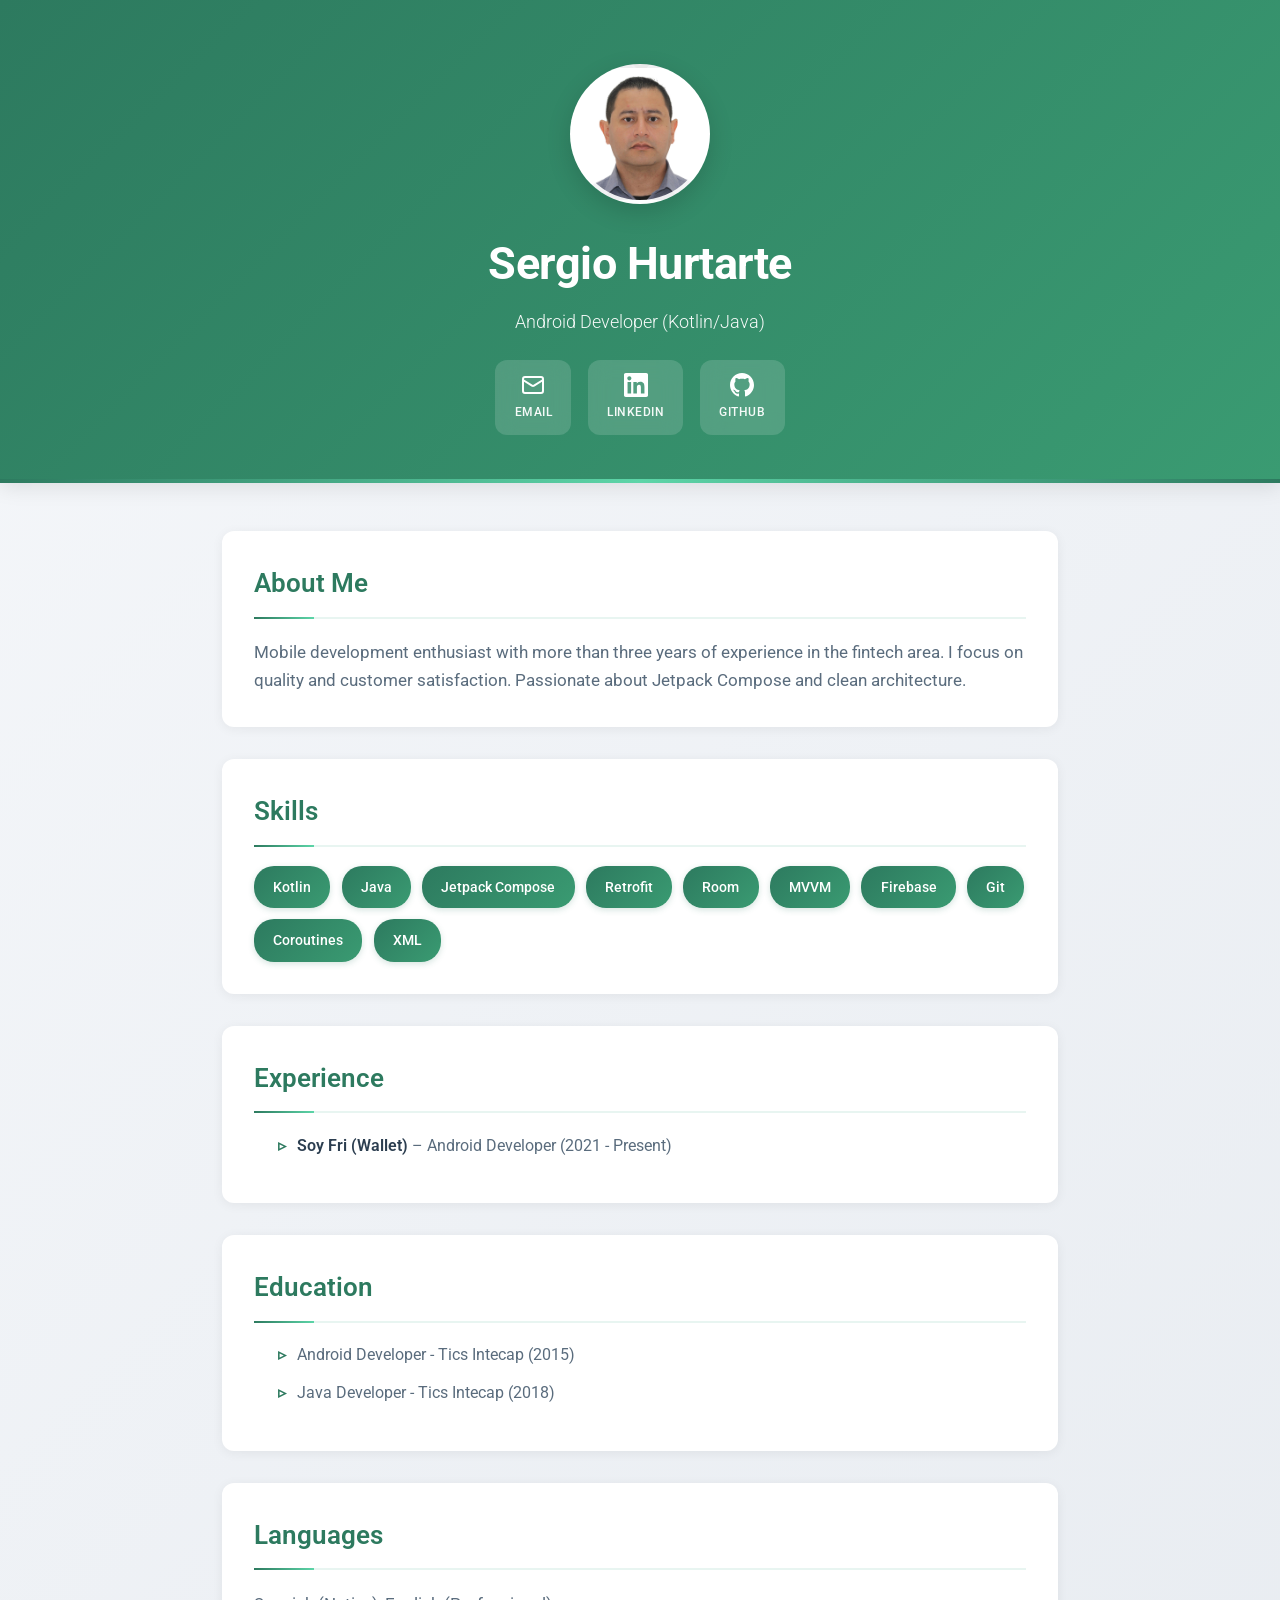
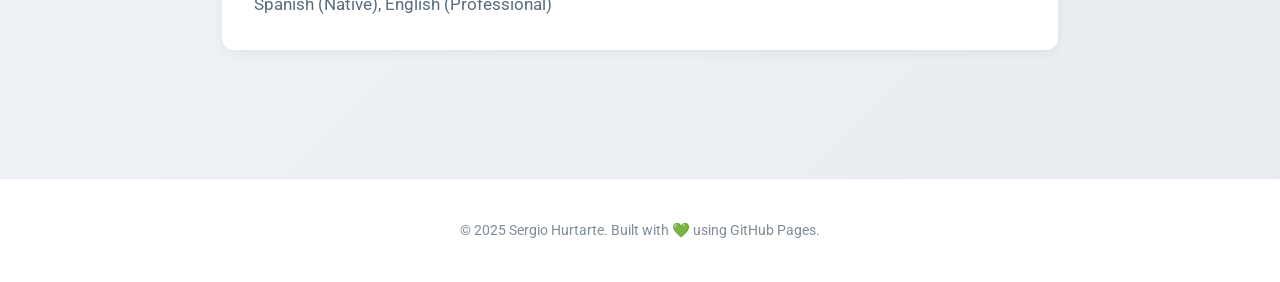
<file: index.html>
<!DOCTYPE html>
<html lang="en">
<head>
  <meta charset="UTF-8" />
  <meta name="viewport" content="width=device-width, initial-scale=1.0"/>
  <title>Sergio Hurtarte - Android Developer</title>
  <link href="https://fonts.googleapis.com/css2?family=Roboto:wght@300;500;700&display=swap" rel="stylesheet">
  <link rel="stylesheet" href="styles.css">
</head>
<body>
  <header>
    <div class="profile-img"></div>
    <h1>Sergio Hurtarte</h1>
    <p>Android Developer (Kotlin/Java)</p>
    <div class="icons">
      <a href="mailto:hurtartesergio@gmail.com" title="Email">
        <svg xmlns="http://www.w3.org/2000/svg" width="20" height="20" viewBox="0 0 24 24" fill="none" stroke="currentColor" stroke-width="2" stroke-linecap="round" stroke-linejoin="round">
          <rect x="2" y="4" width="20" height="16" rx="2"/>
          <path d="m22 7-8.97 5.7a1.94 1.94 0 0 1-2.06 0L2 7"/>
        </svg>
        <span class="icon-label">Email</span>
      </a>
      <a href="https://www.linkedin.com/in/shurtarte5" target="_blank" title="LinkedIn">
        <svg xmlns="http://www.w3.org/2000/svg" width="20" height="20" viewBox="0 0 24 24" fill="currentColor">
          <path d="M20.447 20.452h-3.554v-5.569c0-1.328-.027-3.037-1.852-3.037-1.853 0-2.136 1.445-2.136 2.939v5.667H9.351V9h3.414v1.561h.046c.477-.9 1.637-1.85 3.37-1.85 3.601 0 4.267 2.37 4.267 5.455v6.286zM5.337 7.433c-1.144 0-2.063-.926-2.063-2.065 0-1.138.92-2.063 2.063-2.063 1.14 0 2.064.925 2.064 2.063 0 1.139-.925 2.065-2.064 2.065zm1.782 13.019H3.555V9h3.564v11.452zM22.225 0H1.771C.792 0 0 .774 0 1.729v20.542C0 23.227.792 24 1.771 24h20.451C23.2 24 24 23.227 24 22.271V1.729C24 .774 23.2 0 22.222 0h.003z"/>
        </svg>
        <span class="icon-label">LinkedIn</span>
      </a>
      <a href="https://github.com/shurtarte5" target="_blank" title="GitHub">
        <svg xmlns="http://www.w3.org/2000/svg" width="20" height="20" viewBox="0 0 24 24" fill="currentColor">
          <path d="M12 0c-6.626 0-12 5.373-12 12 0 5.302 3.438 9.8 8.207 11.387.599.111.793-.261.793-.577v-2.234c-3.338.726-4.033-1.416-4.033-1.416-.546-1.387-1.333-1.756-1.333-1.756-1.089-.745.083-.729.083-.729 1.205.084 1.839 1.237 1.839 1.237 1.07 1.834 2.807 1.304 3.492.997.107-.775.418-1.305.762-1.604-2.665-.305-5.467-1.334-5.467-5.931 0-1.311.469-2.381 1.236-3.221-.124-.303-.535-1.524.117-3.176 0 0 1.008-.322 3.301 1.23.957-.266 1.983-.399 3.003-.404 1.02.005 2.047.138 3.006.404 2.291-1.552 3.297-1.23 3.297-1.23.653 1.653.242 2.874.118 3.176.77.84 1.235 1.911 1.235 3.221 0 4.609-2.807 5.624-5.479 5.921.43.372.823 1.102.823 2.222v3.293c0 .319.192.694.801.576 4.765-1.589 8.199-6.086 8.199-11.386 0-6.627-5.373-12-12-12z"/>
        </svg>
        <span class="icon-label">GitHub</span>
      </a>
    </div>
  </header>

  <div class="content">
    <div class="section">
      <h2>About Me</h2>
      <p>Mobile development enthusiast with more than three years of experience in the fintech area. I focus on quality and customer satisfaction. Passionate about Jetpack Compose and clean architecture.</p>
    </div>

    <div class="section">
      <h2>Skills</h2>
      <div class="skills">
        <span>Kotlin</span><span>Java</span><span>Jetpack Compose</span><span>Retrofit</span><span>Room</span>
        <span>MVVM</span><span>Firebase</span><span>Git</span><span>Coroutines</span><span>XML</span>
      </div>
    </div>

    <div class="section">
      <h2>Experience</h2>
      <ul>
        <li><strong>Soy Fri (Wallet)</strong> – Android Developer (2021 - Present)</li>
      </ul>
    </div>

    <div class="section">
      <h2>Education</h2>
      <ul>
        <li>Android Developer - Tics Intecap (2015)</li>
        <li>Java Developer - Tics Intecap (2018)</li>
      </ul>
    </div>

    <div class="section">
      <h2>Languages</h2>
      <p>Spanish (Native), English (Professional)</p>
    </div>
  </div>

  <footer>
    &copy; 2025 Sergio Hurtarte. Built with 💚 using GitHub Pages.
  </footer>
</body>
</html>
</file>
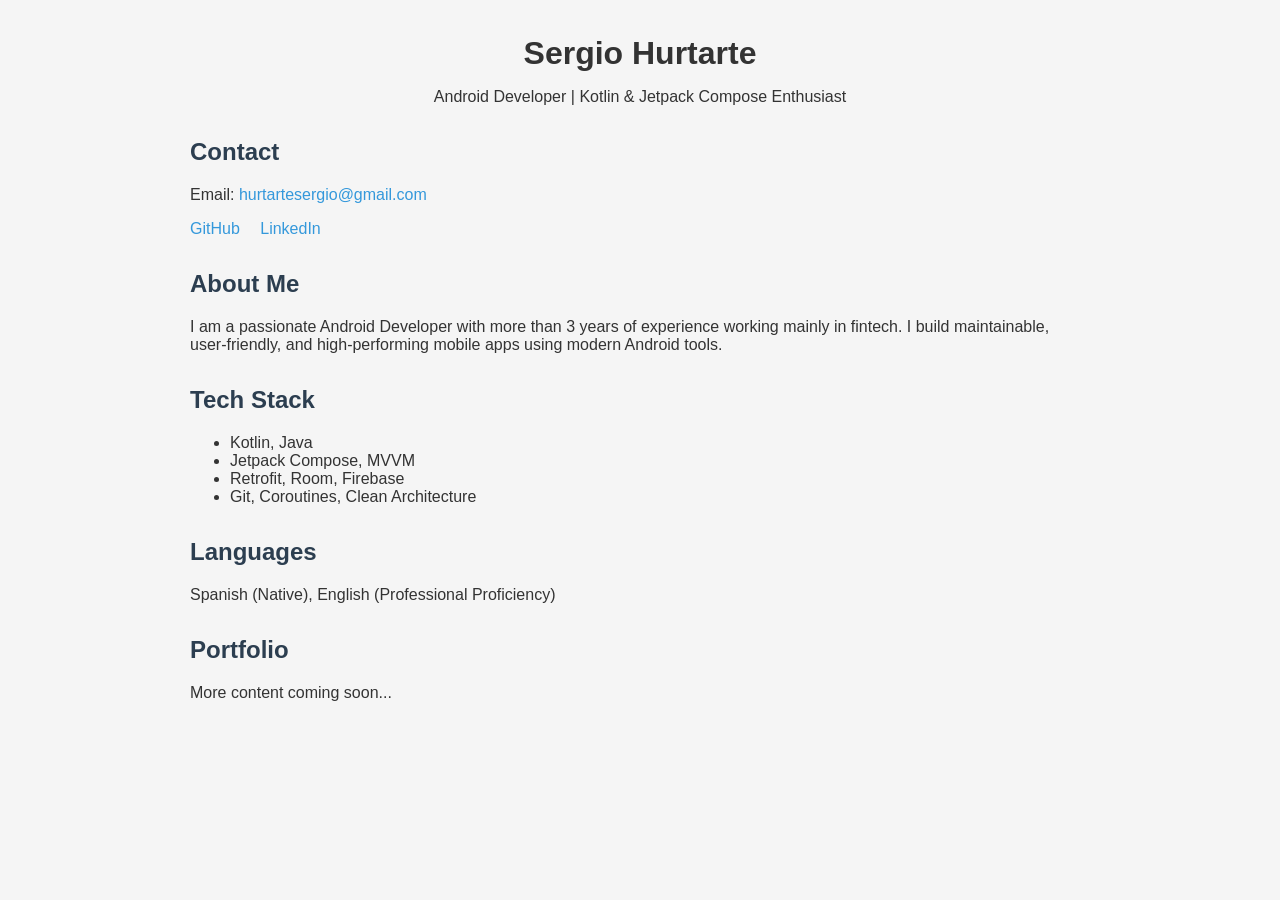
<file: intex.html>
<!DOCTYPE html>
<html lang="en">
<head>
    <meta charset="UTF-8">
    <meta name="viewport" content="width=device-width, initial-scale=1.0">
    <meta name="description" content="Sergio Hurtarte | Android Developer Portfolio">
    <title>Sergio Hurtarte | Android Developer</title>
    <style>
        body {
            font-family: Arial, sans-serif;
            margin: 0;
            padding: 0;
            background-color: #f5f5f5;
            color: #333;
        }
        .container {
            max-width: 900px;
            margin: 0 auto;
            padding: 2rem;
        }
        header {
            text-align: center;
            margin-bottom: 2rem;
        }
        header h1 {
            margin: 0.2rem 0;
        }
        section {
            margin-bottom: 2rem;
        }
        h2 {
            color: #2c3e50;
        }
        .contact a {
            display: inline-block;
            margin-right: 1rem;
            color: #3498db;
            text-decoration: none;
        }
    </style>
</head>
<body>
    <div class="container">
        <header>
            <h1>Sergio Hurtarte</h1>
            <p>Android Developer | Kotlin & Jetpack Compose Enthusiast</p>
            <!-- Future profile photo -->
            <!-- <img src="your-photo.jpg" alt="Profile photo" style="width:150px;border-radius:50%;"> -->
        </header>

        <section class="contact">
            <h2>Contact</h2>
            <p>Email: <a href="mailto:hurtartesergio@gmail.com">hurtartesergio@gmail.com</a></p>
            <p>
                <a href="https://github.com/shurtarte5" target="_blank">GitHub</a>
                <a href="https://linkedin.com/in/shurtarte5" target="_blank">LinkedIn</a>
            </p>
        </section>

        <section>
            <h2>About Me</h2>
            <p>I am a passionate Android Developer with more than 3 years of experience working mainly in fintech. I build maintainable, user-friendly, and high-performing mobile apps using modern Android tools.</p>
        </section>

        <section>
            <h2>Tech Stack</h2>
            <ul>
                <li>Kotlin, Java</li>
                <li>Jetpack Compose, MVVM</li>
                <li>Retrofit, Room, Firebase</li>
                <li>Git, Coroutines, Clean Architecture</li>
            </ul>
        </section>

        <section>
            <h2>Languages</h2>
            <p>Spanish (Native), English (Professional Proficiency)</p>
        </section>

        <section>
            <h2>Portfolio</h2>
            <p>More content coming soon...</p>
        </section>

    </div>
</body>
</html>
</file>
<file: styles.css>
* {
  margin: 0;
  padding: 0;
  box-sizing: border-box;
}

body {
  font-family: 'Roboto', sans-serif;
  background: linear-gradient(135deg, #f5f7fa 0%, #e8ecf1 100%);
  color: #2c3e50;
  line-height: 1.6;
  min-height: 100vh;
}

header {
  background: linear-gradient(135deg, #2d7a5f 0%, #3a9b72 100%);
  color: #fff;
  padding: 4rem 2rem 3rem;
  text-align: center;
  position: relative;
  box-shadow: 0 4px 20px rgba(0, 0, 0, 0.1);
}

header::after {
  content: '';
  position: absolute;
  bottom: 0;
  left: 0;
  right: 0;
  height: 4px;
  background: linear-gradient(90deg, #2d7a5f, #5dd5a8, #2d7a5f);
}

.profile-img {
  width: 140px;
  height: 140px;
  border-radius: 50%;
  margin: 0 auto 1.5rem;
  background-size: cover;
  background-position: center;
  background-image: url("profile.JPG");
  border: 4px solid rgba(255, 255, 255, 0.9);
  box-shadow: 0 8px 24px rgba(0, 0, 0, 0.15);
  transition: transform 0.3s ease;
}

.profile-img:hover {
  transform: scale(1.05);
}

header h1 {
  font-size: 2.8rem;
  font-weight: 700;
  margin-bottom: 0.5rem;
  letter-spacing: -0.5px;
}

header p {
  font-size: 1.1rem;
  font-weight: 300;
  opacity: 0.95;
  margin-bottom: 1.5rem;
}

.icons {
  margin-top: 1.5rem;
}

.icons a {
  display: inline-flex;
  flex-direction: column;
  align-items: center;
  justify-content: center;
  gap: 0.4rem;
  padding: 0.8rem 1.2rem;
  margin: 0 0.4rem;
  color: #fff;
  background: rgba(255, 255, 255, 0.15);
  border-radius: 12px;
  text-decoration: none;
  transition: all 0.3s ease;
  backdrop-filter: blur(10px);
}

.icons a svg {
  width: 24px;
  height: 24px;
}

.icons a .icon-label {
  font-size: 0.75rem;
  font-weight: 500;
  text-transform: uppercase;
  letter-spacing: 0.5px;
  opacity: 0.95;
}

.icons a:hover {
  background: rgba(255, 255, 255, 0.3);
  transform: translateY(-3px);
  box-shadow: 0 4px 12px rgba(0, 0, 0, 0.2);
}

.content {
  max-width: 900px;
  margin: 3rem auto;
  padding: 0 2rem 3rem;
}

.section {
  background: white;
  margin-bottom: 2rem;
  padding: 2rem;
  border-radius: 12px;
  box-shadow: 0 2px 12px rgba(0, 0, 0, 0.06);
  transition: transform 0.3s ease, box-shadow 0.3s ease;
}

.section:hover {
  transform: translateY(-4px);
  box-shadow: 0 6px 20px rgba(0, 0, 0, 0.1);
}

.section h2 {
  color: #2d7a5f;
  font-size: 1.6rem;
  font-weight: 600;
  margin-bottom: 1.2rem;
  padding-bottom: 0.8rem;
  border-bottom: 2px solid #e8f5f1;
  position: relative;
}

.section h2::after {
  content: '';
  position: absolute;
  bottom: -2px;
  left: 0;
  width: 60px;
  height: 2px;
  background: linear-gradient(90deg, #2d7a5f, #5dd5a8);
}

.section p {
  color: #5a6c7d;
  font-size: 1.05rem;
  line-height: 1.7;
}

ul {
  padding-left: 1.5rem;
  list-style: none;
}

ul li {
  color: #5a6c7d;
  margin-bottom: 0.8rem;
  position: relative;
  padding-left: 1.2rem;
}

ul li::before {
  content: '▹';
  position: absolute;
  left: 0;
  color: #2d7a5f;
  font-weight: bold;
}

ul li strong {
  color: #2c3e50;
  font-weight: 600;
}

.skills {
  display: flex;
  flex-wrap: wrap;
  gap: 0.7rem;
}

.skills span {
  display: inline-block;
  background: linear-gradient(135deg, #2d7a5f 0%, #3a9b72 100%);
  color: white;
  padding: 0.6rem 1.2rem;
  border-radius: 20px;
  font-size: 0.9rem;
  font-weight: 500;
  transition: all 0.3s ease;
  box-shadow: 0 2px 6px rgba(45, 122, 95, 0.2);
}

.skills span:hover {
  transform: translateY(-2px);
  box-shadow: 0 4px 12px rgba(45, 122, 95, 0.3);
}

footer {
  text-align: center;
  font-size: 0.9rem;
  padding: 2.5rem 1rem;
  color: #7f8c9a;
  background: white;
  border-top: 1px solid #e8ecf1;
}

@media (max-width: 768px) {
  header {
    padding: 3rem 1.5rem 2.5rem;
  }

  header h1 {
    font-size: 2.2rem;
  }

  .content {
    margin: 2rem auto;
    padding: 0 1rem 2rem;
  }

  .section {
    padding: 1.5rem;
  }

  .section h2 {
    font-size: 1.4rem;
  }

  .icons a {
    padding: 0.6rem 1rem;
    margin: 0 0.3rem;
  }

  .icons a svg {
    width: 20px;
    height: 20px;
  }

  .icons a .icon-label {
    font-size: 0.7rem;
  }
}
</file>
